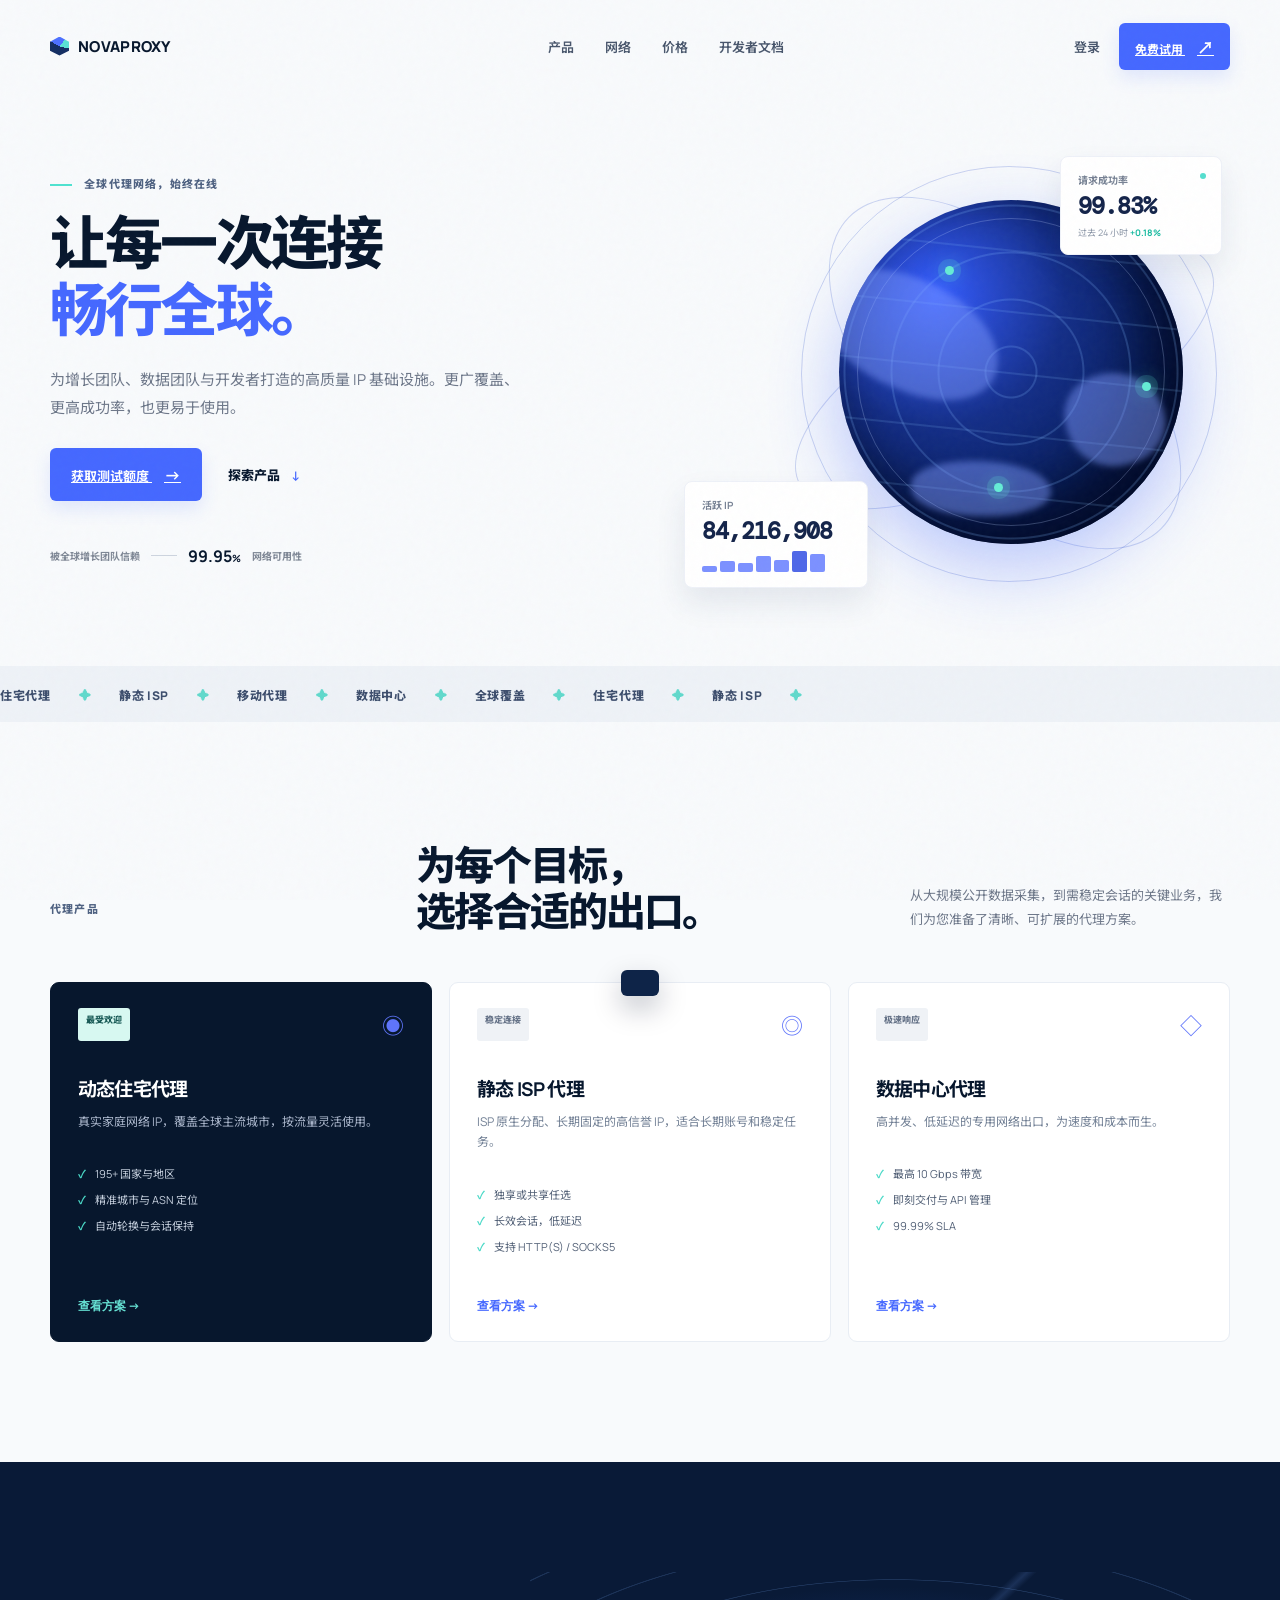
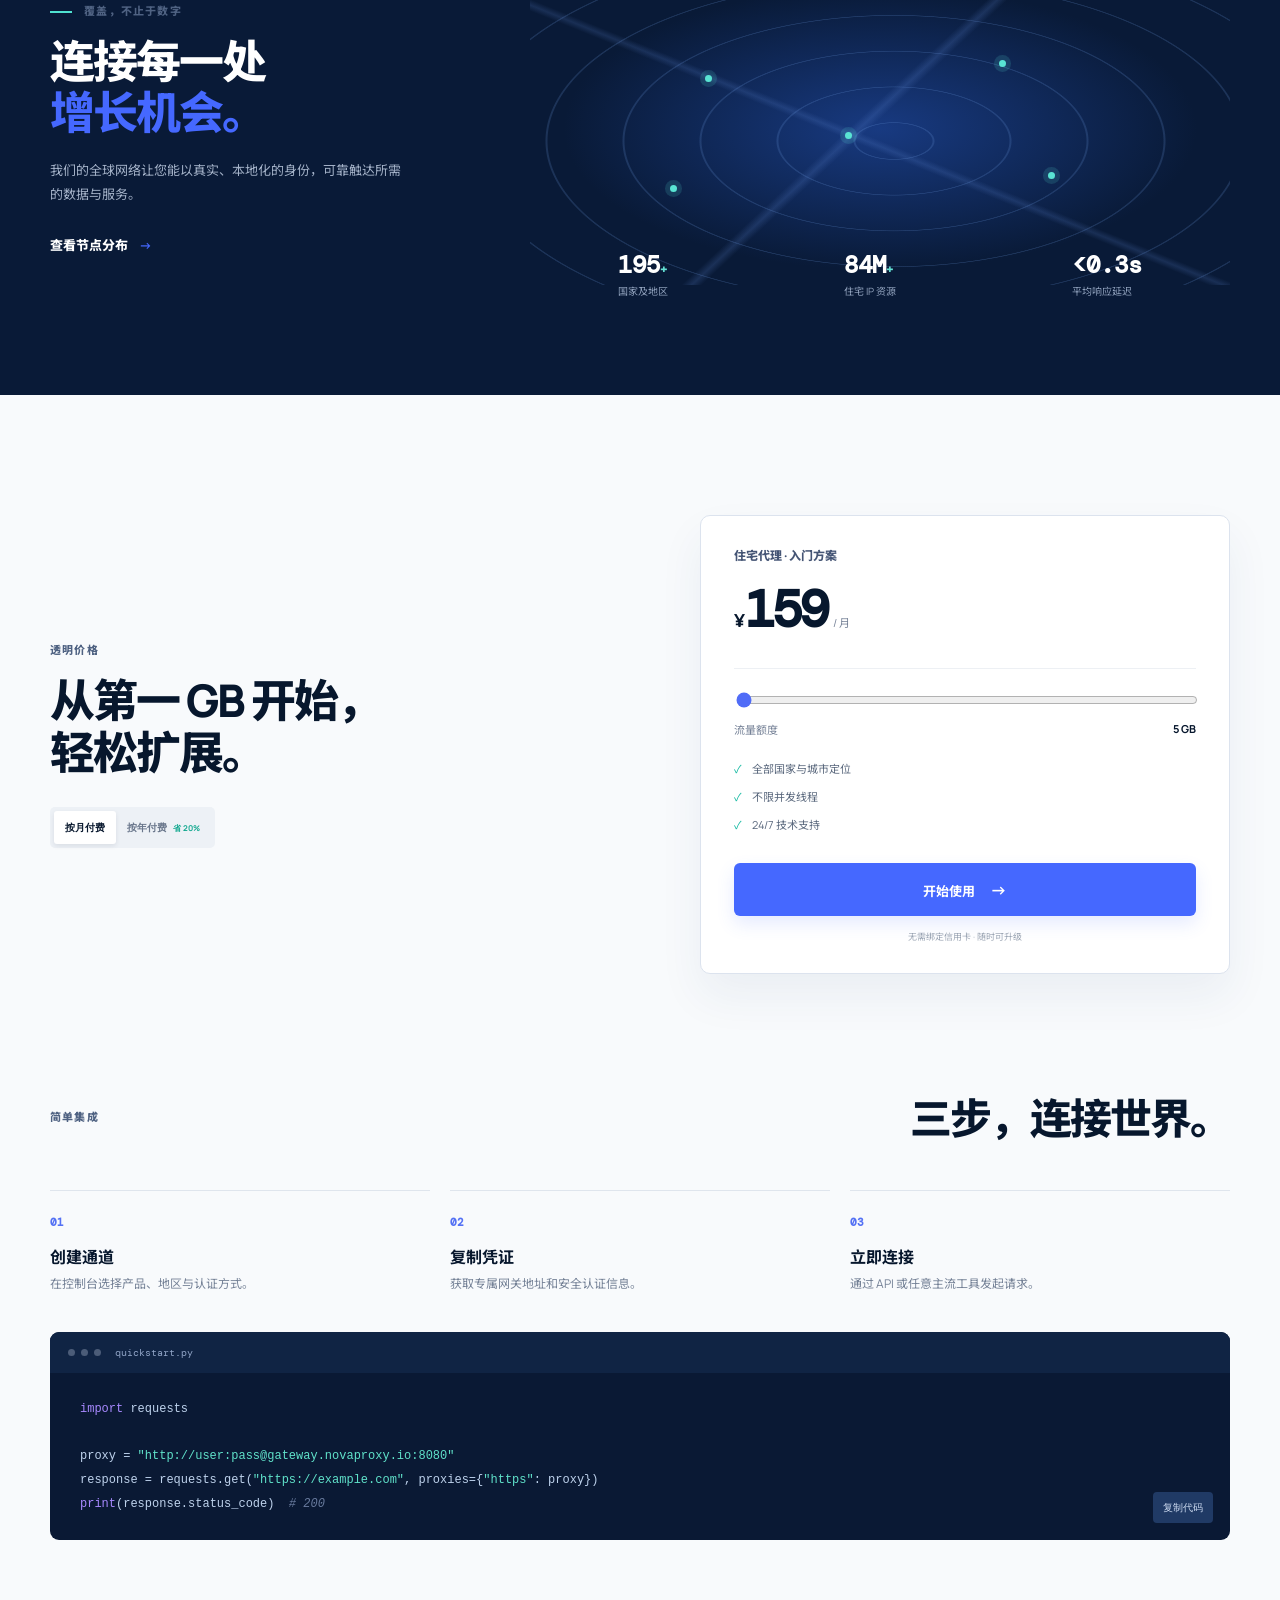
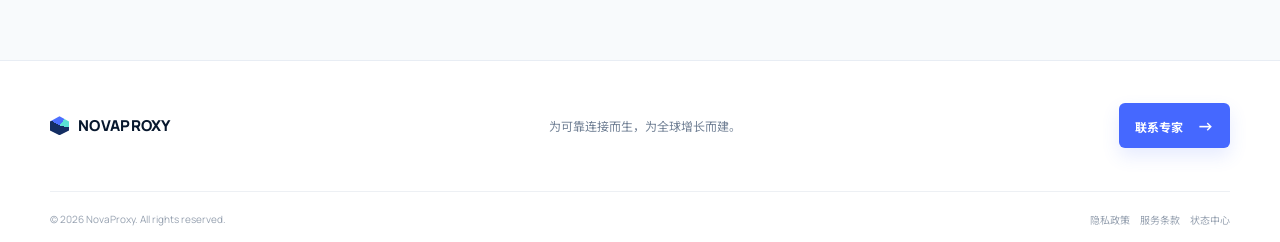
<file: index.html>
<!doctype html>
<html lang="zh-CN">
  <head>
    <meta charset="UTF-8" />
    <meta name="viewport" content="width=device-width, initial-scale=1.0" />
    <title>NovaProxy · 全球住宅代理网络</title>
    <meta name="description" content="NovaProxy 为数据采集、品牌保护和跨境业务提供可靠的全球 IP 代理服务。" />
    <link rel="preconnect" href="https://fonts.googleapis.com" />
    <link rel="preconnect" href="https://fonts.gstatic.com" crossorigin />
    <link href="https://fonts.googleapis.com/css2?family=DM+Mono:wght@400;500&family=Manrope:wght@400;500;600;700;800&family=Noto+Sans+SC:wght@400;500;600;700;800&display=swap" rel="stylesheet" />
    <link rel="stylesheet" href="styles.css" />
    <link rel="stylesheet" href="app.css" />
  </head>
  <body>
    <div class="noise"></div>
    <header class="header container">
      <a class="brand" href="#top" aria-label="NovaProxy 首页"><i></i>NOVAPROXY</a>
      <nav class="nav"><a href="#products">产品</a><a href="#network">网络</a><a href="pricing.html">价格</a><a href="#docs">开发者文档</a></nav>
      <div class="header-actions"><a class="login" href="auth.html">登录</a><a class="btn btn-small" href="auth.html?mode=register">免费试用 <span>↗</span></a></div>
    </header>

    <main id="top">
      <section class="hero container">
        <div class="hero-copy">
          <p class="eyebrow"><span></span> 全球代理网络，始终在线</p>
          <h1>让每一次连接<br /><em>畅行全球。</em></h1>
          <p class="hero-description">为增长团队、数据团队与开发者打造的高质量 IP 基础设施。更广覆盖、更高成功率，也更易于使用。</p>
          <div class="hero-cta"><a class="btn" href="auth.html?mode=register">获取测试额度 <span>→</span></a><a href="#products" class="text-link">探索产品 <b>↓</b></a></div>
          <div class="trusted"><span>被全球增长团队信赖</span><div></div><strong>99.95<small>%</small></strong><span>网络可用性</span></div>
        </div>
        <div class="orb-wrap" aria-label="抽象全球网络可视化">
          <div class="orbit orbit-a"></div><div class="orbit orbit-b"></div><div class="orbit orbit-c"></div>
          <div class="orb"><div class="orb-glow"></div><div class="grid"></div><div class="land land-a"></div><div class="land land-b"></div><div class="land land-c"></div></div>
          <div class="ping ping-a"></div><div class="ping ping-b"></div><div class="ping ping-c"></div>
          <div class="stat-card stat-top"><span class="dot"></span><p>请求成功率</p><strong>99.83%</strong><small>过去 24 小时 <b>+0.18%</b></small></div>
          <div class="stat-card stat-bottom"><p>活跃 IP</p><strong>84,216,908</strong><div class="spark"><i></i><i></i><i></i><i></i><i></i><i></i><i></i></div></div>
        </div>
      </section>

      <section class="ticker"><div><span>住宅代理</span><b>✦</b><span>静态 ISP</span><b>✦</b><span>移动代理</span><b>✦</b><span>数据中心</span><b>✦</b><span>全球覆盖</span><b>✦</b><span>住宅代理</span><b>✦</b><span>静态 ISP</span><b>✦</b></div></section>

      <section class="products container" id="products">
        <div class="section-head"><p class="eyebrow">代理产品</p><h2>为每个目标，<br />选择合适的出口。</h2><p>从大规模公开数据采集，到需稳定会话的关键业务，我们为您准备了清晰、可扩展的代理方案。</p></div>
        <div class="product-grid">
          <article class="product-card featured"><div class="card-top"><span class="tag">最受欢迎</span><span class="icon">◉</span></div><h3>动态住宅代理</h3><p>真实家庭网络 IP，覆盖全球主流城市，按流量灵活使用。</p><ul><li>195+ 国家与地区</li><li>精准城市与 ASN 定位</li><li>自动轮换与会话保持</li></ul><a href="pricing.html" class="card-link">查看方案 <span>→</span></a></article>
          <article class="product-card"><div class="card-top"><span class="tag dim">稳定连接</span><span class="icon">◎</span></div><h3>静态 ISP 代理</h3><p>ISP 原生分配、长期固定的高信誉 IP，适合长期账号和稳定任务。</p><ul><li>独享或共享任选</li><li>长效会话，低延迟</li><li>支持 HTTP(S) / SOCKS5</li></ul><a href="pricing.html" class="card-link">查看方案 <span>→</span></a></article>
          <article class="product-card"><div class="card-top"><span class="tag dim">极速响应</span><span class="icon">◇</span></div><h3>数据中心代理</h3><p>高并发、低延迟的专用网络出口，为速度和成本而生。</p><ul><li>最高 10 Gbps 带宽</li><li>即刻交付与 API 管理</li><li>99.99% SLA</li></ul><a href="pricing.html" class="card-link">查看方案 <span>→</span></a></article>
        </div>
      </section>

      <section class="network" id="network"><div class="container network-inner"><div><p class="eyebrow"><span></span> 覆盖，不止于数字</p><h2>连接每一处<br /><em>增长机会。</em></h2><p>我们的全球网络让您能以真实、本地化的身份，可靠触达所需的数据与服务。</p><a class="text-link" href="#pricing">查看节点分布 <b>→</b></a></div><div class="map-panel"><div class="map-lines"></div><span class="point p1"></span><span class="point p2"></span><span class="point p3"></span><span class="point p4"></span><span class="point p5"></span><div class="map-stats"><div><strong>195<small>+</small></strong><span>国家及地区</span></div><div><strong>84M<small>+</small></strong><span>住宅 IP 资源</span></div><div><strong>&lt;0.3s</strong><span>平均响应延迟</span></div></div></div></div></section>

      <section class="pricing container" id="pricing"><div class="pricing-intro"><p class="eyebrow">透明价格</p><h2>从第一 GB 开始，<br />轻松扩展。</h2><div class="billing"><button class="active" data-billing="monthly">按月付费</button><button data-billing="yearly">按年付费 <b>省 20%</b></button></div></div><div class="price-card"><p>住宅代理 · 入门方案</p><div class="price"><span>¥</span><strong id="price">159</strong><small>/ 月</small></div><div class="range"><input id="traffic" type="range" min="1" max="5" value="1" /><div><span>流量额度</span><b id="traffic-label">5 GB</b></div></div><ul><li><i>✓</i> 全部国家与城市定位</li><li><i>✓</i> 不限并发线程</li><li><i>✓</i> 24/7 技术支持</li></ul><button class="btn full" data-toast="您的专属代理方案已保存">开始使用 <span>→</span></button><small class="fine">无需绑定信用卡 · 随时可升级</small></div></section>

      <section class="workflow container" id="docs"><div class="workflow-head"><p class="eyebrow">简单集成</p><h2>三步，连接世界。</h2></div><div class="steps"><article><span>01</span><h3>创建通道</h3><p>在控制台选择产品、地区与认证方式。</p></article><article><span>02</span><h3>复制凭证</h3><p>获取专属网关地址和安全认证信息。</p></article><article><span>03</span><h3>立即连接</h3><p>通过 API 或任意主流工具发起请求。</p></article></div><div class="code-box"><div><span></span><span></span><span></span><b>quickstart.py</b></div><pre><code><i>import</i> requests

proxy = <s>"http://user:pass@gateway.novaproxy.io:8080"</s>
response = requests.get(<s>"https://example.com"</s>, proxies={<s>"https"</s>: proxy})
<i>print</i>(response.status_code)  <em># 200</em></code></pre><button data-toast="示例代码已复制到剪贴板">复制代码</button></div></section>
    </main>
    <footer><div class="container footer-top"><a class="brand" href="#top"><i></i>NOVAPROXY</a><p>为可靠连接而生，为全球增长而建。</p><button class="btn btn-small" data-toast="我们会尽快与您联系">联系专家 <span>→</span></button></div><div class="container footer-bottom"><span>© 2026 NovaProxy. All rights reserved.</span><span>隐私政策　服务条款　状态中心</span></div></footer>
    <div class="toast" role="status"></div><script src="app.js"></script><script src="script.js"></script>
  </body>
</html>
</file>
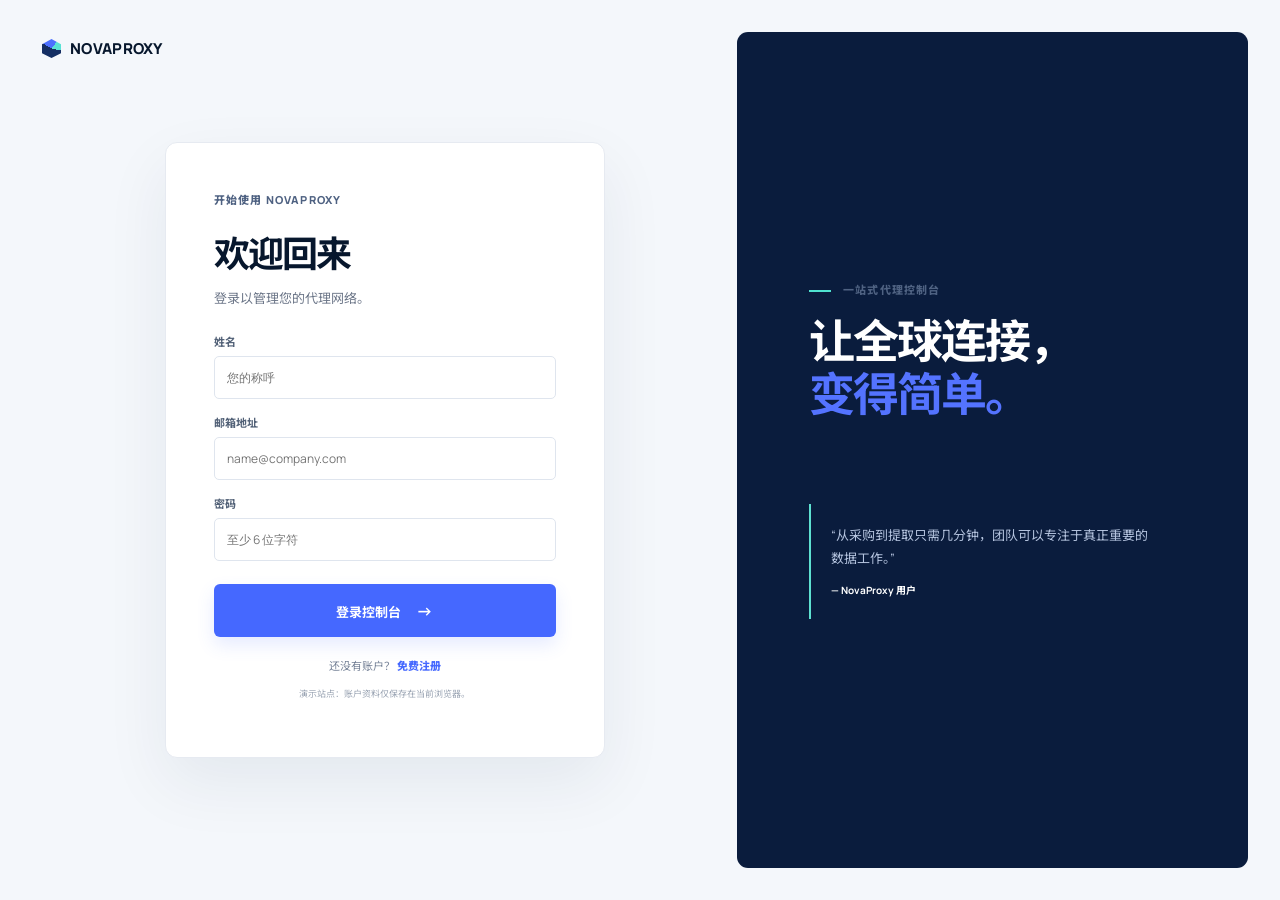
<file: auth.html>
<!doctype html><html lang="zh-CN"><head><meta charset="UTF-8"><meta name="viewport" content="width=device-width,initial-scale=1"><title>登录 · NovaProxy</title><link rel="preconnect" href="https://fonts.googleapis.com"><link rel="preconnect" href="https://fonts.gstatic.com" crossorigin><link href="https://fonts.googleapis.com/css2?family=DM+Mono:wght@400;500&family=Manrope:wght@400;500;600;700;800&family=Noto+Sans+SC:wght@400;500;600;700;800&display=swap" rel="stylesheet"><link rel="stylesheet" href="styles.css"><link rel="stylesheet" href="app.css"></head><body class="app-body"><main class="auth-layout"><a class="brand" href="index.html"><i></i>NOVAPROXY</a><section class="auth-panel"><p class="eyebrow">开始使用 NOVAPROXY</p><h1 id="auth-title">欢迎回来</h1><p class="auth-sub" id="auth-sub">登录以管理您的代理网络。</p><form id="auth-form"><label id="name-field">姓名<input id="auth-name" required placeholder="您的称呼"></label><label>邮箱地址<input id="auth-email" type="email" required placeholder="name@company.com"></label><label>密码<input id="auth-password" type="password" minlength="6" required placeholder="至少 6 位字符"></label><button class="btn full" id="auth-submit">创建账户 <span>→</span></button></form><p class="form-switch" id="auth-switch"></p><p class="fine">演示站点：账户资料仅保存在当前浏览器。</p></section><aside class="auth-aside"><p class="eyebrow"><span></span> 一站式代理控制台</p><h2>让全球连接，<br><em>变得简单。</em></h2><div class="mini-testimonial">“从采购到提取只需几分钟，团队可以专注于真正重要的数据工作。”<b>— NovaProxy 用户</b></div></aside></main><div class="toast"></div><script src="app.js"></script><script>const params=new URLSearchParams(location.search);let register=params.get('mode')==='register';const title=document.querySelector('#auth-title'),sub=document.querySelector('#auth-sub'),nameField=document.querySelector('#name-field'),btn=document.querySelector('#auth-submit'),sw=document.querySelector('#auth-switch');function draw(){title.textContent=register?'创建您的账户':'欢迎回来';sub.textContent=register?'免费创建账户，即刻领取测试额度。':'登录以管理您的代理网络。';nameField.hidden=!register;document.querySelector('#auth-name').required=register;btn.innerHTML=(register?'创建账户':'登录控制台')+' <span>→</span>';sw.innerHTML=register?'已有账户？ <a href="auth.html">立即登录</a>':'还没有账户？ <a href="auth.html?mode=register">免费注册</a>'}draw();document.querySelector('#auth-form').addEventListener('submit',e=>{e.preventDefault();const email=document.querySelector('#auth-email').value;const name=document.querySelector('#auth-name').value||email.split('@')[0];store.login({name,email,createdAt:new Date().toISOString()});location.href='dashboard.html';});</script></body></html>
</file>
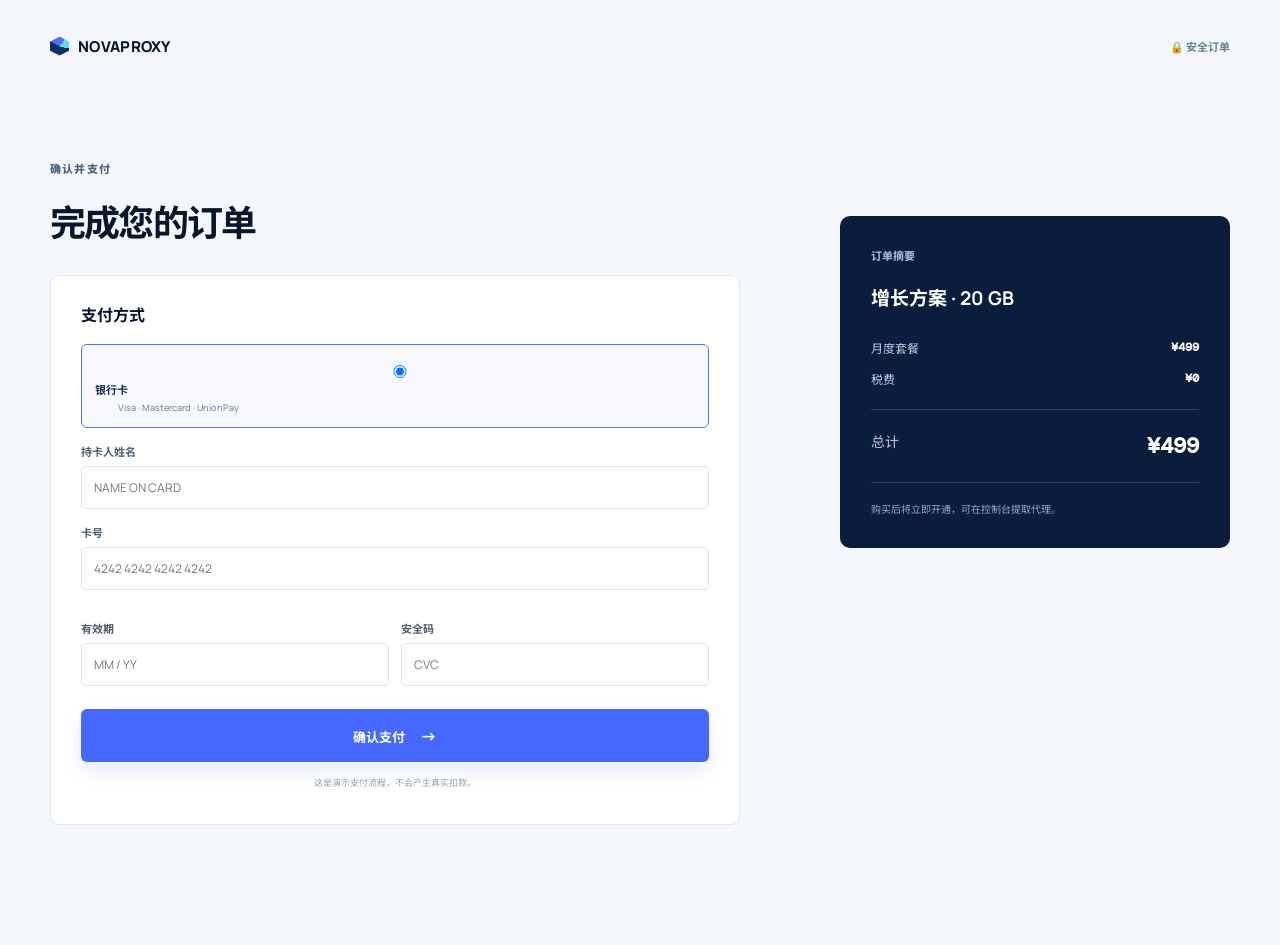
<file: checkout.html>
<!doctype html><html lang="zh-CN"><head><meta charset="UTF-8"><meta name="viewport" content="width=device-width,initial-scale=1"><title>确认订单 · NovaProxy</title><link rel="preconnect" href="https://fonts.googleapis.com"><link rel="preconnect" href="https://fonts.gstatic.com" crossorigin><link href="https://fonts.googleapis.com/css2?family=DM+Mono:wght@400;500&family=Manrope:wght@400;600;700;800&family=Noto+Sans+SC:wght@400;500;600;700;800&display=swap" rel="stylesheet"><link rel="stylesheet" href="styles.css"><link rel="stylesheet" href="app.css"></head><body class="app-body"><header class="header container"><a class="brand" href="index.html"><i></i>NOVAPROXY</a><span class="secure-note">🔒 安全订单</span></header><main class="checkout container"><section><p class="eyebrow">确认并支付</p><h1>完成您的订单</h1><form id="payment-form" class="payment-form" novalidate><h3>支付方式</h3><label class="pay-option"><input type="radio" name="pay" checked> <span>银行卡</span><small>Visa · Mastercard · UnionPay</small></label><div class="card-inputs"><label>持卡人姓名<input placeholder="NAME ON CARD"></label><label>卡号<input inputmode="numeric" placeholder="4242 4242 4242 4242"></label><div><label>有效期<input placeholder="MM / YY"></label><label>安全码<input placeholder="CVC"></label></div></div><button class="btn full">确认支付 <span>→</span></button><p class="fine">这是演示支付流程，不会产生真实扣款。</p></form></section><aside class="order-summary"><p>订单摘要</p><h2 id="plan-name"></h2><div><span>月度套餐</span><b id="plan-price"></b></div><div><span>税费</span><b>¥0</b></div><hr><div class="total"><span>总计</span><b id="plan-total"></b></div><small>购买后将立即开通，可在控制台提取代理。</small></aside></main><div class="toast"></div><script src="app.js"></script><script>const catalog={starter:['入门方案','5 GB',159],growth:['增长方案','20 GB',499],scale:['规模方案','50 GB',899]};const id=new URLSearchParams(location.search).get('plan')||'growth',plan=catalog[id];document.querySelector('#plan-name').textContent=plan[0]+' · '+plan[1];document.querySelector('#plan-price').textContent=currency(plan[2]);document.querySelector('#plan-total').textContent=currency(plan[2]);document.querySelector('#payment-form').addEventListener('submit',e=>{e.preventDefault();if(!store.user()){location.href='auth.html?mode=register';return}const order={id:randomId('NP-'),plan:id,name:plan[0],traffic:plan[1],amount:plan[2],status:'已支付',date:new Date().toISOString()};const orders=store.get('orders',[]);orders.unshift(order);store.set('orders',orders);store.set('activePlan',order);location.href='dashboard.html?success=1';});</script></body></html>
</file>
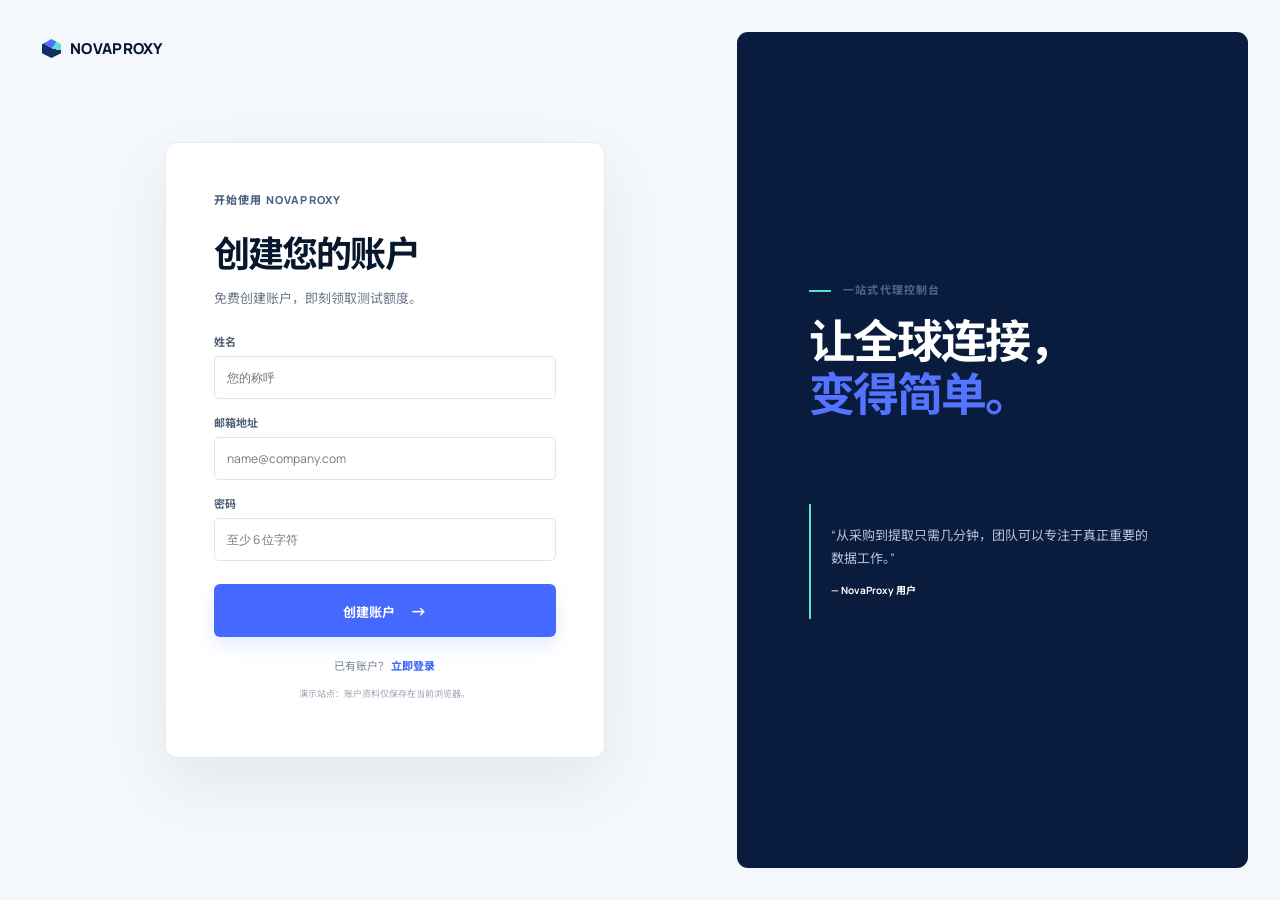
<file: dashboard.html>
<!doctype html><html lang="zh-CN"><head><meta charset="UTF-8"><meta name="viewport" content="width=device-width,initial-scale=1"><title>控制台 · NovaProxy</title><link rel="preconnect" href="https://fonts.googleapis.com"><link rel="preconnect" href="https://fonts.gstatic.com" crossorigin><link href="https://fonts.googleapis.com/css2?family=DM+Mono:wght@400;500&family=Manrope:wght@400;500;600;700;800&family=Noto+Sans+SC:wght@400;500;600;700;800&display=swap" rel="stylesheet"><link rel="stylesheet" href="styles.css"><link rel="stylesheet" href="app.css"></head><body class="console-body"><aside class="sidebar"><a class="brand" href="index.html"><i></i>NOVAPROXY</a><nav><a class="active" href="#overview">概览</a><a href="#extract">代理提取</a><a href="#orders">我的订单</a><a href="#account">个人中心</a></nav><div class="sidebar-bottom"><span class="avatar" data-user-initial>U</span><div><b data-user-name>用户</b><small>个人账户</small></div><button data-logout title="退出登录">↗</button></div></aside><main class="console-main"><header><div><p class="eyebrow">控制台</p><h1>你好，<span data-user-name>用户</span>。</h1></div><a class="btn btn-small" href="pricing.html">购买流量 <span>+</span></a></header><section id="overview" class="overview"><article><span>当前套餐</span><strong id="active-plan">尚未开通</strong><small id="plan-traffic">选择套餐以开始使用</small></article><article><span>可用流量</span><strong id="traffic-left">0 GB</strong><small>本周期剩余</small></article><article><span>代理通道</span><strong id="channel-count">0</strong><small>已创建的提取通道</small></article><article><span>请求成功率</span><strong>99.83%</strong><small>过去 24 小时</small></article></section><section id="extract" class="console-section extract-panel"><div class="section-title"><div><p class="eyebrow">代理提取</p><h2>创建一个新的代理通道</h2></div><span class="demo-badge">演示模式</span></div><form id="proxy-form" class="proxy-form"><label>代理类型<select id="proxy-type"><option>动态住宅</option><option>静态 ISP</option><option>数据中心</option></select></label><label>国家 / 地区<select id="proxy-country"><option value="US">美国 (US)</option><option value="GB">英国 (GB)</option><option value="DE">德国 (DE)</option><option value="SG">新加坡 (SG)</option><option value="JP">日本 (JP)</option></select></label><label>会话时长<select id="proxy-session"><option>自动轮换</option><option>10 分钟</option><option>30 分钟</option><option>60 分钟</option></select></label><label>提取数量<select id="proxy-amount"><option value="1">1 个</option><option value="5">5 个</option><option value="10">10 个</option></select></label><button class="btn">生成代理 <span>→</span></button></form><div class="endpoint" id="endpoint-empty">选择参数后生成您的专属代理端点。</div><div class="endpoint hidden" id="endpoint-result"><div><span>HTTP(S) 代理端点</span><code id="endpoint-code"></code></div><button id="copy-endpoint">复制</button></div></section><section id="orders" class="console-section"><div class="section-title"><div><p class="eyebrow">订单中心</p><h2>我的订单</h2></div><a class="text-link" href="pricing.html">购买新套餐 <b>→</b></a></div><div class="table-wrap"><table><thead><tr><th>订单号</th><th>套餐</th><th>金额</th><th>状态</th><th>日期</th></tr></thead><tbody id="orders-body"></tbody></table><div class="empty-state" id="orders-empty">暂无订单。<a href="pricing.html">选择套餐开始使用</a></div></div></section><section id="account" class="console-section account-grid"><div><p class="eyebrow">个人中心</p><h2>账户信息</h2><label>姓名<input id="profile-name"></label><label>邮箱<input id="profile-email" disabled></label><button class="btn btn-small" id="save-profile">保存修改</button></div><div class="api-card"><span>API 密钥</span><code id="api-key">np_live_••••••••••••••••</code><button id="reveal-key">显示密钥</button><small>请勿将密钥暴露在浏览器端或公开代码中。</small></div></section></main><div class="toast"></div><script src="app.js"></script><script>const user=store.user();if(!user)location.href='auth.html?mode=register';const active=store.get('activePlan',null),orders=store.get('orders',[]),channels=store.get('channels',[]);document.querySelector('[data-user-initial]').textContent=(user?.name||'U').slice(0,1).toUpperCase();document.querySelector('#active-plan').textContent=active?.name||'尚未开通';document.querySelector('#plan-traffic').textContent=active?active.traffic+' / 月':'选择套餐以开始使用';document.querySelector('#traffic-left').textContent=active?active.traffic:'0 GB';document.querySelector('#channel-count').textContent=channels.length;const body=document.querySelector('#orders-body'),empty=document.querySelector('#orders-empty');body.innerHTML=orders.map(o=>`<tr><td><code>${o.id}</code></td><td>${o.name} · ${o.traffic}</td><td>${currency(o.amount)}</td><td><span class="status">${o.status}</span></td><td>${formatDate(o.date)}</td></tr>`).join('');empty.hidden=orders.length>0;document.querySelector('#proxy-form').addEventListener('submit',e=>{e.preventDefault();if(!active){toast('请先购买套餐后再提取代理。');return}const type=document.querySelector('#proxy-type').value,country=document.querySelector('#proxy-country').value,session=document.querySelector('#proxy-session').value,amount=document.querySelector('#proxy-amount').value,port=8000+Math.floor(Math.random()*900);const endpoint=`http://np-${country.toLowerCase()}-${randomId('s').toLowerCase()}:demo_password@gateway.novaproxy.io:${port}`;const channel={id:randomId('CH-'),type,country,session,amount,endpoint,date:new Date().toISOString()};channels.unshift(channel);store.set('channels',channels);document.querySelector('#channel-count').textContent=channels.length;document.querySelector('#endpoint-code').textContent=endpoint;document.querySelector('#endpoint-empty').classList.add('hidden');document.querySelector('#endpoint-result').classList.remove('hidden');toast('代理端点已生成。')});document.querySelector('#copy-endpoint').addEventListener('click',async()=>{await navigator.clipboard?.writeText(document.querySelector('#endpoint-code').textContent);toast('代理端点已复制。')});document.querySelector('#profile-name').value=user?.name||'';document.querySelector('#profile-email').value=user?.email||'';document.querySelector('#save-profile').addEventListener('click',()=>{user.name=document.querySelector('#profile-name').value||user.name;store.login(user);document.querySelectorAll('[data-user-name]').forEach(e=>e.textContent=user.name);toast('个人资料已保存。')});document.querySelector('#reveal-key').addEventListener('click',e=>{document.querySelector('#api-key').textContent='np_live_demo_91xKa8rQ2mLp7Vz';e.target.textContent='已显示';});if(new URLSearchParams(location.search).get('success'))toast('支付成功，套餐已即时开通。');</script></body></html>
</file>
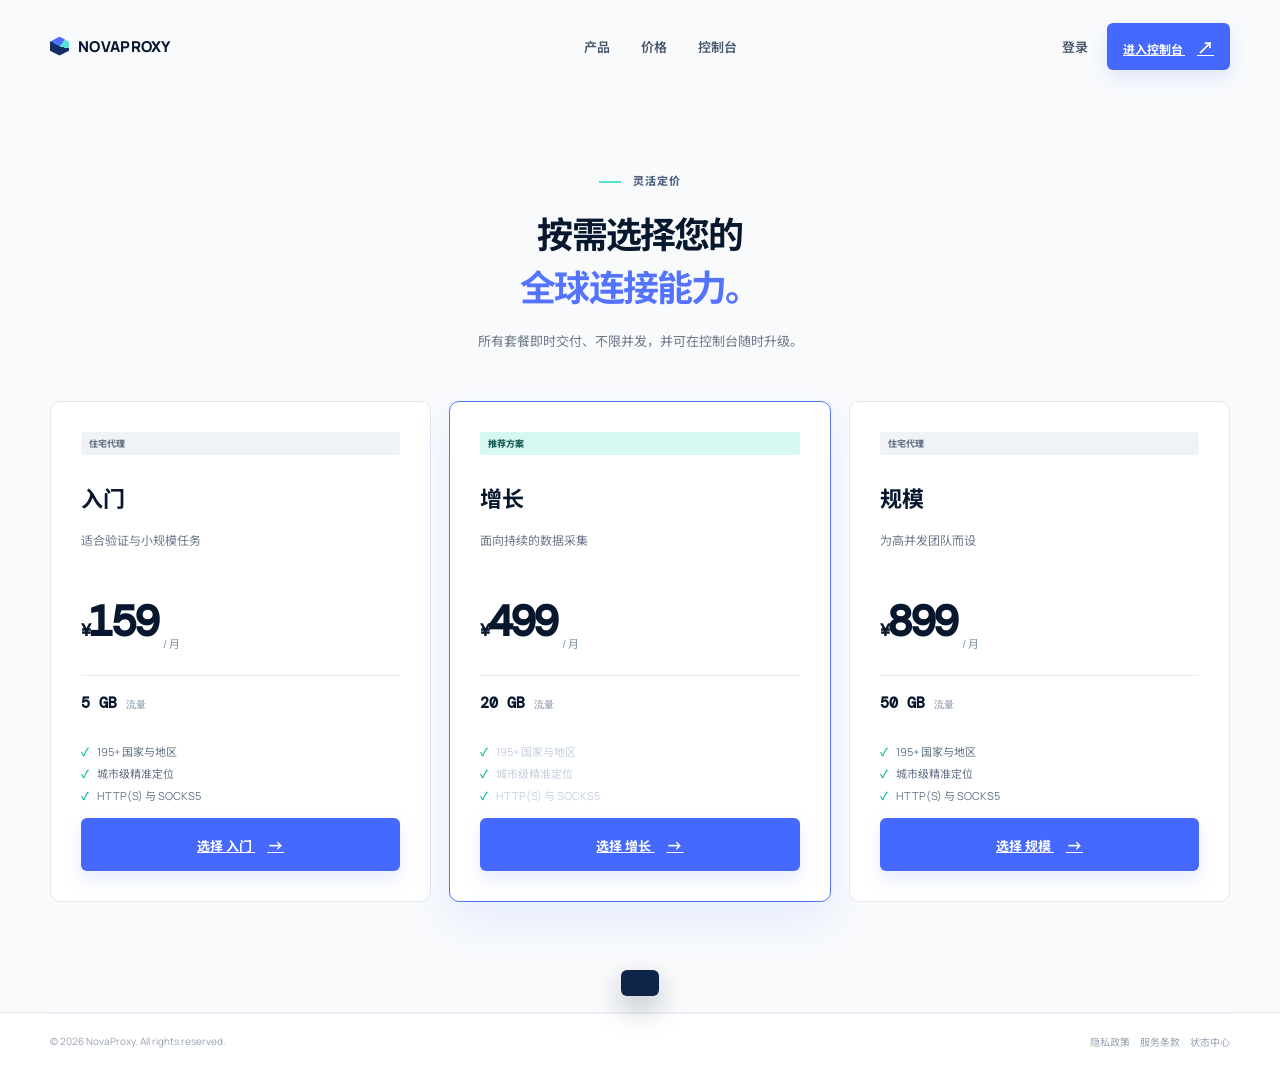
<file: pricing.html>
<!doctype html><html lang="zh-CN"><head><meta charset="UTF-8"><meta name="viewport" content="width=device-width,initial-scale=1"><title>套餐与价格 · NovaProxy</title><link rel="preconnect" href="https://fonts.googleapis.com"><link rel="preconnect" href="https://fonts.gstatic.com" crossorigin><link href="https://fonts.googleapis.com/css2?family=DM+Mono:wght@400;500&family=Manrope:wght@400;500;600;700;800&family=Noto+Sans+SC:wght@400;500;600;700;800&display=swap" rel="stylesheet"><link rel="stylesheet" href="styles.css"><link rel="stylesheet" href="app.css"></head><body><header class="header container"><a class="brand" href="index.html"><i></i>NOVAPROXY</a><nav class="nav"><a href="index.html#products">产品</a><a href="pricing.html">价格</a><a href="dashboard.html" data-protected>控制台</a></nav><div class="header-actions"><a class="login" href="auth.html">登录</a><a class="btn btn-small" href="dashboard.html" data-protected>进入控制台 <span>↗</span></a></div></header><main class="container page-intro"><p class="eyebrow"><span></span> 灵活定价</p><h1>按需选择您的<br><em>全球连接能力。</em></h1><p>所有套餐即时交付、不限并发，并可在控制台随时升级。</p><section class="plan-grid" id="plans"></section></main><footer><div class="container footer-bottom"><span>© 2026 NovaProxy. All rights reserved.</span><span>隐私政策　服务条款　状态中心</span></div></footer><div class="toast"></div><script src="app.js"></script><script>const plans=[['starter','入门','5 GB',159,'适合验证与小规模任务'],['growth','增长','20 GB',499,'面向持续的数据采集'],['scale','规模','50 GB',899,'为高并发团队而设']];document.querySelector('#plans').innerHTML=plans.map((p,i)=>`<article class="plan-card ${i===1?'featured':''}"><span class="tag ${i===1?'':'dim'}">${i===1?'推荐方案':'住宅代理'}</span><h2>${p[1]}</h2><p>${p[4]}</p><strong><small>¥</small>${p[3]}</strong><em>/ 月</em><div class="plan-data">${p[2]} <span>流量</span></div><ul><li>195+ 国家与地区</li><li>城市级精准定位</li><li>HTTP(S) 与 SOCKS5</li></ul><a class="btn full" href="checkout.html?plan=${p[0]}">选择 ${p[1]} <span>→</span></a></article>`).join('');</script></body></html>
</file>
<file: styles.css>
:root{--ink:#07172d;--muted:#6d7789;--blue:#4568ff;--aqua:#4fe2d0;--paper:#f8fafc}*{box-sizing:border-box}html{scroll-behavior:smooth}body{margin:0;background:var(--paper);color:var(--ink);font-family:Manrope,'Noto Sans SC',sans-serif}.container{width:min(1180px,calc(100% - 48px));margin:auto}.noise{position:fixed;inset:0;pointer-events:none;opacity:.025;background-image:url("data:image/svg+xml,%3Csvg viewBox='0 0 180 180' xmlns='http://www.w3.org/2000/svg'%3E%3Cfilter id='n'%3E%3CfeTurbulence type='fractalNoise' baseFrequency='.85' numOctaves='4' stitchTiles='stitch'/%3E%3C/filter%3E%3Crect width='100%25' height='100%25' filter='url(%23n)'/%3E%3C/svg%3E");z-index:3}.header{height:92px;display:flex;align-items:center;justify-content:space-between}.brand{display:flex;align-items:center;gap:9px;color:var(--ink);font-size:15px;font-weight:800;letter-spacing:.3px;text-decoration:none}.brand i{width:19px;height:19px;display:inline-block;background:conic-gradient(from 210deg,#142e63 0 25%,#4d70ff 25% 52%,#5ae2d4 52% 70%,#142e63 70%);clip-path:polygon(50% 0,100% 28%,100% 75%,50% 100%,0 75%,0 28%)}.nav{display:flex;gap:31px;margin-left:88px}.nav a,.login{color:#48566c;text-decoration:none;font-size:13px;font-weight:600;border:0;background:none;cursor:pointer}.header-actions{display:flex;align-items:center;gap:19px}.btn{border:0;background:var(--blue);color:#fff;padding:15px 21px;border-radius:6px;font:700 13px Manrope,'Noto Sans SC';cursor:pointer;box-shadow:0 8px 18px #4568ff22;transition:.2s}.btn:hover{background:#284ee9;transform:translateY(-2px)}.btn span,.product-card button span{font-size:17px;margin-left:12px}.btn-small{padding:11px 16px;font-size:12px}.hero{min-height:564px;display:grid;grid-template-columns:52% 48%;align-items:center;padding:54px 0 70px}.eyebrow{margin:0 0 18px;color:#4f6282;font-size:11px;font-weight:800;letter-spacing:1.2px;text-transform:uppercase}.eyebrow span{display:inline-block;width:22px;height:2px;background:var(--aqua);vertical-align:middle;margin-right:9px}.hero h1,.section-head h2,.network h2,.pricing h2,.workflow h2{margin:0;font-size:58px;line-height:1.15;letter-spacing:-2.8px;font-weight:800}.hero h1 em,.network h2 em{font-style:normal;color:var(--blue)}.hero-description{font-size:15px;color:var(--muted);line-height:1.85;max-width:480px;margin:24px 0 26px}.hero-cta{display:flex;align-items:center;gap:26px}.text-link{font-weight:800;color:var(--ink);font-size:13px;text-decoration:none}.text-link b{color:var(--blue);margin-left:8px}.trusted{display:flex;align-items:center;gap:11px;margin-top:44px;color:#7e8795;font-size:10px;font-weight:700}.trusted div{width:26px;border-top:1px solid #cdd4df}.trusted strong{font-size:16px;color:var(--ink)}.trusted small{font-size:10px}.orb-wrap{height:450px;position:relative}.orb{position:absolute;width:344px;height:344px;border-radius:50%;right:47px;top:54px;background:radial-gradient(circle at 28% 28%,#355cff 0,#142e88 37%,#061c55 71%,#06133b 100%);box-shadow:inset -29px -27px 60px #020a28,0 25px 70px #244bff4a;overflow:hidden}.orb-glow{position:absolute;inset:18px;border:1px solid #b9d0ff43;border-radius:50%}.grid{position:absolute;inset:0;background:repeating-radial-gradient(ellipse at 50% 50%,transparent 0 24px,#80b9ff36 25px 26px,transparent 27px 47px),repeating-linear-gradient(18deg,transparent 0 31px,#89c7ff27 32px 33px,transparent 34px 61px);transform:rotate(-12deg)}.land{position:absolute;background:#7e9bff77;filter:blur(3px);border-radius:42% 55% 43% 50%}.land-a{height:110px;width:185px;top:80px;left:-20px;transform:rotate(22deg)}.land-b{height:94px;width:98px;top:172px;right:19px;transform:rotate(-17deg)}.land-c{height:55px;width:140px;bottom:28px;left:72px}.orbit{position:absolute;border:1px solid #4a69ce43;border-radius:50%;right:13px;top:20px;width:416px;height:416px}.orbit-b{width:465px;height:178px;right:-7px;top:140px;transform:rotate(-28deg)}.orbit-c{width:442px;height:230px;right:4px;top:112px;transform:rotate(45deg)}.ping{position:absolute;width:9px;height:9px;border-radius:50%;background:#65ecd5;box-shadow:0 0 0 7px #60ead22b,0 0 20px #60ead2;z-index:1}.ping-a{top:120px;right:276px}.ping-b{top:236px;right:79px}.ping-c{top:337px;right:227px}.stat-card{position:absolute;z-index:2;background:#fff;border:1px solid #eef1f8;border-radius:8px;padding:15px 17px;box-shadow:0 15px 30px #1e326118;font-size:10px}.stat-card p{margin:0;color:#778294;font-weight:700}.stat-card strong{display:block;font:700 23px 'DM Mono';letter-spacing:-1px;margin:4px 0;color:#14244a}.stat-card small{font-size:9px;color:#8a95a6}.stat-card small b{color:#19bba1}.stat-top{top:10px;right:8px;width:162px}.dot{position:absolute;right:15px;top:16px;width:6px;height:6px;border-radius:50%;background:#56decf}.stat-bottom{bottom:8px;left:20px;width:184px}.spark{height:22px;display:flex;align-items:end;gap:3px}.spark i{display:block;width:15px;background:#7c91ff;border-radius:2px}.spark i:nth-child(1){height:6px}.spark i:nth-child(2){height:11px}.spark i:nth-child(3){height:9px}.spark i:nth-child(4){height:16px}.spark i:nth-child(5){height:12px}.spark i:nth-child(6){height:21px;background:#4f68e8}.spark i:nth-child(7){height:18px}.ticker{overflow:hidden;background:#eef2f7;padding:17px 0;white-space:nowrap}.ticker div{display:inline-flex;gap:28px;align-items:center;animation:move 22s linear infinite}.ticker span{font-size:12px;font-weight:800;letter-spacing:.7px;color:#3d4e6d}.ticker b{font-size:12px;color:#61d9cc}@keyframes move{to{transform:translateX(-20%)}}.products{padding:120px 0}.section-head{display:grid;grid-template-columns:31% 40% 29%;align-items:end;margin-bottom:48px}.section-head .eyebrow{grid-column:1}.section-head h2{grid-column:2;font-size:40px;letter-spacing:-2px}.section-head>p:last-child{color:var(--muted);font-size:13px;line-height:1.85;margin:0 0 3px 22px}.product-grid{display:grid;grid-template-columns:repeat(3,1fr);gap:17px}.product-card{background:#fff;padding:25px 27px 26px;border:1px solid #e8edf4;border-radius:9px;min-height:360px;display:flex;flex-direction:column;transition:.25s}.product-card:hover{transform:translateY(-5px);box-shadow:0 20px 38px #0a245515}.product-card.featured{background:var(--ink);color:white;border-color:var(--ink)}.card-top{display:flex;justify-content:space-between}.tag{color:#185a56;background:#d7f8f1;padding:5px 8px;border-radius:3px;font-size:9px;font-weight:800}.tag.dim{background:#eff2f6;color:#667388}.icon{color:#5f75fa;font-size:22px}.product-card h3{font-size:19px;margin:33px 0 10px;letter-spacing:-.8px}.product-card>p{color:#728095;line-height:1.7;font-size:12px;margin:0}.product-card.featured>p{color:#a9b5ca}.product-card ul,.price-card ul{list-style:none;padding:0;margin:23px 0}.product-card li{font-size:11px;margin:10px 0;color:#536177}.featured li{color:#c5cfdd}.product-card li:before{content:'✓';color:#4bd9c7;font-weight:bold;margin-right:9px}.product-card button{margin-top:auto;background:none;border:0;padding:0;text-align:left;color:var(--blue);font:800 12px Manrope;cursor:pointer}.featured button{color:#66e1d3}.network{background:#091a37;color:#fff;padding:110px 0}.network-inner{display:grid;grid-template-columns:39% 61%;align-items:center}.network h2{font-size:45px;letter-spacing:-2px}.network-inner>div>p:not(.eyebrow){color:#a4b2c8;line-height:1.85;font-size:13px;max-width:360px;margin:19px 0 27px}.network .text-link{color:#fff}.map-panel{position:relative;height:313px;background:radial-gradient(ellipse at center,#183a81 0,transparent 64%);margin-left:20px}.map-lines{position:absolute;inset:0;background:linear-gradient(137deg,transparent 47%,#5f88d634 48%,transparent 49%),linear-gradient(22deg,transparent 46%,#5f88d630 47%,transparent 48%),repeating-radial-gradient(ellipse at 52% 54%,transparent 0 38px,#6c9be131 39px 40px,transparent 41px 77px)}.point{position:absolute;width:7px;height:7px;border-radius:50%;background:#59e4d3;box-shadow:0 0 0 5px #59e4d326}.p1{top:33%;left:25%}.p2{top:51%;left:45%}.p3{top:28%;left:67%}.p4{top:64%;left:74%}.p5{top:68%;left:20%}.map-stats{position:absolute;bottom:-13px;right:0;left:0;display:flex;justify-content:space-around}.map-stats div{display:flex;flex-direction:column}.map-stats strong{font:700 24px 'DM Mono'}.map-stats small{font-size:12px;color:#64e1d4}.map-stats span{color:#91a2bd;font-size:10px;margin-top:3px}.pricing{padding:120px 0;display:grid;grid-template-columns:1fr 1fr;gap:120px;align-items:center}.pricing h2{font-size:45px;letter-spacing:-2px}.billing{display:inline-flex;margin-top:28px;padding:4px;background:#edf1f6;border-radius:5px}.billing button{border:0;background:transparent;padding:9px 11px;border-radius:3px;color:#69768b;font:700 10px Manrope;cursor:pointer}.billing button.active{background:#fff;color:var(--ink);box-shadow:0 2px 5px #07172d16}.billing b{font-size:8px;color:#12a88f;margin-left:4px}.price-card{border:1px solid #dce3ee;border-radius:10px;background:#fff;padding:30px 33px;box-shadow:0 22px 45px #183a7510}.price-card>p{font-size:12px;font-weight:800;margin:0;color:#455575}.price{margin:12px 0 25px;display:flex;align-items:baseline}.price span{font-size:18px;font-weight:bold}.price strong{font:800 51px 'DM Mono';letter-spacing:-4px}.price small{font-size:11px;color:#778398;margin-left:7px}.range{border-top:1px solid #edf0f4;padding-top:21px}.range input{width:100%;accent-color:#506cf7}.range div{display:flex;justify-content:space-between;font-size:11px;color:#778398;margin-top:8px}.range b{color:var(--ink)}.price-card li{font-size:11px;color:#5a687d;margin:12px 0}.price-card li i{font-style:normal;color:#13b9a1;margin-right:8px}.full{width:100%;margin-top:8px}.fine{display:block;text-align:center;color:#9aa4b3;font-size:9px;margin-top:14px}.workflow{padding-bottom:120px}.workflow-head{display:flex;justify-content:space-between;align-items:end}.workflow h2{font-size:42px;letter-spacing:-2px}.steps{display:grid;grid-template-columns:repeat(3,1fr);gap:20px;margin:48px 0 37px}.steps article{border-top:1px solid #dfe5ed;padding-top:18px}.steps span{font:600 11px 'DM Mono';color:#5471f4}.steps h3{font-size:16px;margin:13px 0 6px}.steps p{font-size:12px;line-height:1.7;color:#748196;margin:0}.code-box{background:#0a1934;border-radius:9px;color:#d9e6ff;overflow:hidden;position:relative}.code-box>div{height:41px;background:#102444;display:flex;align-items:center;gap:6px;padding:0 18px}.code-box>div span{width:7px;height:7px;border-radius:50%;background:#4b5c78}.code-box>div b{font:10px 'DM Mono';color:#91a5c7;margin-left:8px}.code-box pre{margin:0;padding:24px 30px;font:12px/1.9 'DM Mono';color:#bed2ec}.code-box i{color:#a889ff;font-style:normal}.code-box s{color:#60e2ca;text-decoration:none}.code-box em{color:#687a9d}.code-box button{position:absolute;right:17px;bottom:17px;background:#203a65;color:#cedcf2;border:0;border-radius:4px;padding:8px 10px;font:10px Manrope;cursor:pointer}footer{background:#fff;border-top:1px solid #e8edf4}.footer-top{height:130px;display:flex;align-items:center;justify-content:space-between}.footer-top p{font-size:12px;color:#718095}.footer-bottom{border-top:1px solid #edf0f4;padding:20px 0;display:flex;justify-content:space-between;color:#96a1b0;font-size:10px}.toast{position:fixed;bottom:24px;left:50%;transform:translate(-50%,120px);background:#0e2448;color:white;padding:13px 19px;border-radius:6px;font-size:12px;box-shadow:0 12px 28px #00112d40;transition:.3s;z-index:5}.toast.show{transform:translate(-50%,0)}
@media(max-width:800px){.nav{display:none}.header{height:72px}.hero{grid-template-columns:1fr;padding-top:55px}.hero h1{font-size:42px}.orb-wrap{height:380px;transform:scale(.85);transform-origin:center top}.section-head,.network-inner,.pricing{grid-template-columns:1fr;gap:35px}.section-head h2{grid-column:1}.section-head>p:last-child{margin:12px 0 0}.product-grid{grid-template-columns:1fr}.network{padding:76px 0}.map-panel{margin:25px 0 0}.pricing{padding:80px 0}.steps{grid-template-columns:1fr;margin:35px 0}.footer-top p{display:none}.footer-bottom{gap:14px;flex-direction:column}.header-actions .login{display:none}.container{width:min(100% - 32px,1180px)}}
</file>
<file: app.css>
.card-link{margin-top:auto;color:#4568ff;font:800 12px Manrope;text-decoration:none}.featured .card-link{color:#66e1d3}.app-body{min-height:100vh;background:#f4f7fb}.auth-layout{min-height:100vh;display:grid;grid-template-columns:1fr 42%;padding:32px;position:relative}.auth-layout>.brand{position:absolute;left:42px;top:38px}.auth-panel{width:min(440px,100%);align-self:center;justify-self:center;background:#fff;padding:48px;border:1px solid #e6eaf1;border-radius:12px;box-shadow:0 25px 65px #10264a12}.auth-panel h1,.page-intro h1,.checkout h1{margin:0;font-size:36px;letter-spacing:-1.8px}.auth-sub{color:#6d7789;font-size:13px;margin:10px 0 26px}.auth-panel label,.payment-form label,.account-grid label{display:block;font-size:11px;color:#526177;font-weight:700;margin:15px 0}.auth-panel input,.payment-form input,.account-grid input{width:100%;margin-top:7px;border:1px solid #dfe5ee;border-radius:5px;background:#fff;padding:12px;font:12px Manrope;color:#07172d;outline-color:#5a75ff}.form-switch{text-align:center;color:#778398;font-size:11px;margin:20px 0 0}.form-switch a{font-weight:800;color:#4568ff;text-decoration:none}.auth-aside{background:#0a1c3d;border-radius:11px;color:#fff;padding:80px 14%;display:flex;flex-direction:column;justify-content:center}.auth-aside h2{font-size:46px;line-height:1.14;letter-spacing:-2px;margin:0}.auth-aside h2 em,.page-intro h1 em{font-style:normal;color:#5473ff}.mini-testimonial{margin-top:84px;padding:20px;border-left:2px solid #5ee1d1;color:#b5c4df;line-height:1.8;font-size:13px}.mini-testimonial b{display:block;color:#fff;font-size:10px;margin-top:10px}.page-intro{padding:80px 0 110px;text-align:center}.page-intro>p:not(.eyebrow){max-width:520px;margin:18px auto 48px;color:#6d7789;font-size:13px;line-height:1.8}.plan-grid{display:grid;grid-template-columns:repeat(3,1fr);gap:18px;text-align:left}.plan-card{background:#fff;border:1px solid #e2e8f0;border-radius:10px;padding:30px;min-height:440px;display:flex;flex-direction:column}.plan-card.featured{border-color:#5473ff;box-shadow:0 20px 40px #4568ff18}.plan-card h2{font-size:22px;margin:26px 0 5px}.plan-card p{font-size:12px;color:#6d7789;min-height:35px}.plan-card>strong{font:800 43px 'DM Mono';letter-spacing:-3px;margin-top:15px}.plan-card>strong small{font-size:17px}.plan-card>em{font-style:normal;color:#8390a4;font-size:11px;margin-left:82px;margin-top:-14px}.plan-data{border-top:1px solid #e9edf3;padding:17px 0;margin-top:24px;font:700 15px 'DM Mono'}.plan-data span{font:500 10px Manrope;color:#8290a4}.plan-card ul{padding:0;list-style:none;color:#617086;font-size:11px;line-height:2}.plan-card li:before{content:'✓';color:#14bba1;font-weight:bold;margin-right:8px}.plan-card .btn{margin-top:auto;text-align:center}.checkout{display:grid;grid-template-columns:1fr 390px;gap:100px;padding:68px 0 120px}.payment-form{background:#fff;border:1px solid #e2e8f0;border-radius:9px;padding:26px 30px;margin-top:28px}.payment-form h3{font-size:16px;margin:0 0 18px}.pay-option{border:1px solid #5672fb!important;background:#f7f9ff;padding:13px;border-radius:6px;color:#1d325b!important}.pay-option small{display:block;margin:4px 0 0 23px;color:#7a879a;font-weight:500}.card-inputs>div{display:grid;grid-template-columns:1fr 1fr;gap:12px}.order-summary{background:#0b1d3d;color:white;border-radius:10px;padding:31px;height:max-content;margin-top:56px}.order-summary>p{color:#9eb0cc;font-size:11px;font-weight:800;margin:0}.order-summary h2{font-size:19px;margin:20px 0 28px}.order-summary>div{display:flex;justify-content:space-between;color:#bac7da;font-size:12px;margin:13px 0}.order-summary b{color:#fff;font-family:'DM Mono'}.order-summary hr{border:0;border-top:1px solid #294263;margin:21px 0}.order-summary .total{font-size:14px}.order-summary .total b{font-size:22px}.order-summary small{display:block;border-top:1px solid #294263;margin-top:22px;padding-top:18px;color:#91a5c3;font-size:10px;line-height:1.6}.secure-note{color:#68809d;font-size:11px;font-weight:700}.console-body{margin:0;background:#f6f8fc;color:#07172d;font-family:Manrope,'Noto Sans SC',sans-serif}.sidebar{position:fixed;left:0;top:0;width:235px;height:100vh;background:#091a37;color:#fff;padding:27px 19px;display:flex;flex-direction:column}.sidebar .brand{color:white;margin:0 8px}.sidebar nav{margin-top:52px;display:grid;gap:6px}.sidebar nav a{color:#9dafc9;text-decoration:none;font-size:12px;font-weight:700;padding:12px 14px;border-radius:5px}.sidebar nav a.active,.sidebar nav a:hover{background:#18315b;color:#fff}.sidebar-bottom{display:flex;align-items:center;gap:9px;margin-top:auto;border-top:1px solid #243958;padding:18px 8px 0}.avatar{width:29px;height:29px;border-radius:50%;display:grid;place-items:center;background:#5c78fa;font-size:11px;font-weight:800}.sidebar-bottom div{display:grid;gap:1px;flex:1}.sidebar-bottom b{font-size:10px}.sidebar-bottom small{font-size:9px;color:#9dafc9}.sidebar-bottom button{border:0;background:none;color:#9dafc9;cursor:pointer}.console-main{margin-left:235px;max-width:1300px;padding:48px 55px 100px}.console-main>header{display:flex;justify-content:space-between;align-items:center;margin-bottom:35px}.console-main h1{font-size:30px;letter-spacing:-1.4px;margin:0}.overview{display:grid;grid-template-columns:repeat(4,1fr);gap:15px}.overview article{background:#fff;border:1px solid #e3e8f0;border-radius:8px;padding:20px}.overview span,.overview small{display:block;color:#8290a3;font-size:10px;font-weight:700}.overview strong{font:700 21px 'DM Mono';display:block;margin:12px 0 5px;letter-spacing:-1px}.console-section{background:#fff;border:1px solid #e3e8f0;border-radius:9px;padding:28px;margin-top:18px}.section-title{display:flex;justify-content:space-between;align-items:center;margin-bottom:25px}.section-title h2{font-size:19px;letter-spacing:-.7px;margin:0}.section-title .eyebrow{margin-bottom:8px}.demo-badge{font-size:9px;padding:5px 7px;background:#e9fbf7;color:#158d7d;font-weight:800;border-radius:3px}.proxy-form{display:grid;grid-template-columns:repeat(4,1fr) auto;gap:11px;align-items:end}.proxy-form label{font-size:10px;font-weight:800;color:#617087}.proxy-form select{display:block;width:100%;margin-top:7px;border:1px solid #e0e6ef;padding:10px 8px;border-radius:5px;background:#fff;color:#263858;font:11px Manrope}.proxy-form .btn{padding:12px 15px;white-space:nowrap}.endpoint{margin-top:23px;background:#f5f7fb;border:1px dashed #d5dce8;border-radius:6px;padding:16px;color:#8390a3;font-size:11px}.endpoint.hidden{display:none}.endpoint-result{display:flex;align-items:center;justify-content:space-between;border-style:solid;background:#f7f9ff}.endpoint-result span{display:block;font-size:9px;color:#71809a;font-weight:800;margin-bottom:6px}.endpoint-result code{font:11px 'DM Mono';color:#304eaf;word-break:break-all}.endpoint-result button,.api-card button{border:0;background:#e3eaff;color:#3554d9;border-radius:4px;font:800 10px Manrope;padding:8px 11px;cursor:pointer}.table-wrap{overflow:auto}.table-wrap table{width:100%;border-collapse:collapse;font-size:11px}.table-wrap th{text-align:left;color:#8b98aa;font-size:9px;text-transform:uppercase;letter-spacing:.5px;padding:0 0 13px}.table-wrap td{border-top:1px solid #edf0f5;padding:14px 0;color:#526176}.table-wrap code{font:10px 'DM Mono';color:#3852b0}.status{color:#159d85;background:#e5faf5;padding:4px 7px;border-radius:3px;font-size:9px;font-weight:800}.empty-state{text-align:center;color:#7e8b9d;padding:28px;font-size:12px}.empty-state a{color:#4568ff;font-weight:800;text-decoration:none}.account-grid{display:grid;grid-template-columns:1fr 1fr;gap:55px}.account-grid h2{font-size:20px;margin:0 0 22px}.api-card{background:#0a1c3d;color:#fff;border-radius:7px;padding:23px;height:max-content;margin-top:30px}.api-card>span{font-size:10px;color:#a8b9d5;font-weight:800}.api-card code{display:block;font:12px 'DM Mono';margin:15px 0;color:#68e3d4}.api-card small{display:block;color:#8fa4c7;font-size:9px;line-height:1.7;margin-top:15px}.hidden{display:none!important}@media(max-width:800px){.auth-layout{display:block;padding:24px}.auth-layout>.brand{position:static}.auth-panel{margin:50px auto 0;padding:28px}.auth-aside{display:none}.plan-grid,.checkout,.account-grid{grid-template-columns:1fr}.checkout{gap:20px;padding:30px 0}.order-summary{margin-top:0}.sidebar{position:static;width:100%;height:auto}.sidebar nav{margin-top:25px;display:flex;overflow:auto}.sidebar-bottom{display:none}.console-main{margin:0;padding:28px 16px}.overview,.proxy-form{grid-template-columns:1fr 1fr}.proxy-form .btn{grid-column:1/-1}.console-section{padding:20px}.endpoint-result{display:block}.endpoint-result button{margin-top:12px}.page-intro{padding:50px 0}.page-intro h1{font-size:34px}}
</file>
